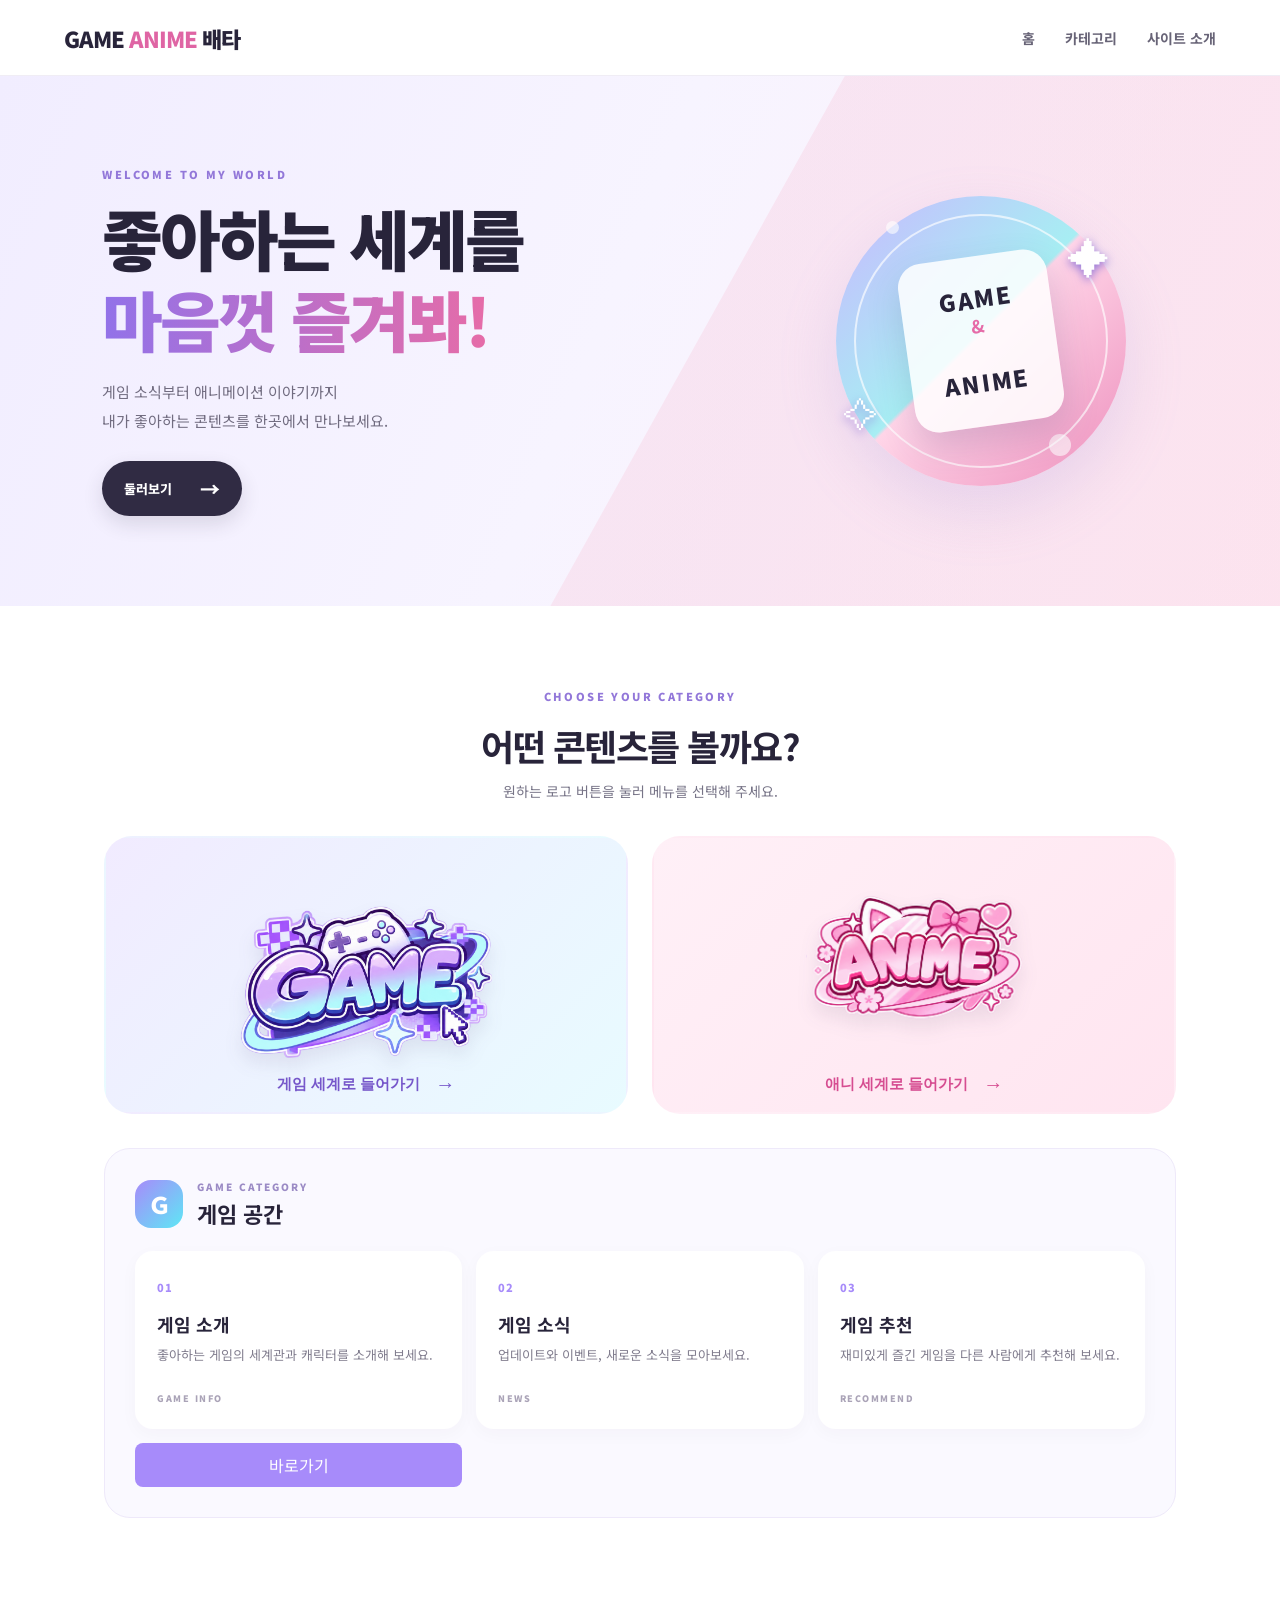
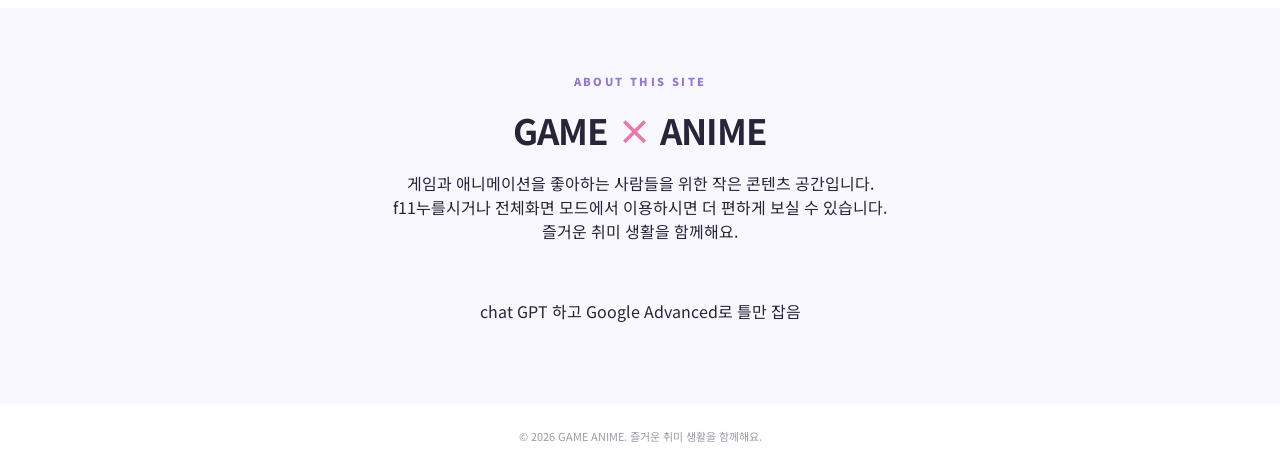
<file: index.html>
<!DOCTYPE html>
<html lang="ko">
<head>
  <meta charset="UTF-8">
  <meta name="viewport" content="width=device-width, initial-scale=1.0">
  <meta name="description" content="게임과 애니메이션을 한곳에서 만나는 GAME ANIME 공간">
  <title>GAME ANIME | 게임 애니</title>
  <link rel="stylesheet" href="style.css">
</head>
<body>
  <header class="topbar">
    <a class="brand" href="#home">GAME <span>ANIME</span> 배타</a>
    <nav aria-label="주 메뉴">
      <a href="#home">홈</a>
      <a href="#choose">카테고리</a>
      <a href="#about">사이트 소개</a>
    </nav>
  </header>

  <main id="home">
    <section class="hero">
      <div class="hero-copy">
        <p class="eyebrow">WELCOME TO MY WORLD</p>
        <h1>좋아하는 세계를<br><span>마음껏 즐겨봐!</span></h1>
        <p class="intro">게임 소식부터 애니메이션 이야기까지<br>내가 좋아하는 콘텐츠를 한곳에서 만나보세요.</p>
        <a class="start-link" href="#choose">둘러보기 <span>→</span></a>
      </div>
      <div class="hero-decoration" aria-hidden="true">
        <span class="sparkle s1">✦</span><span class="sparkle s2">✧</span>
        <span class="circle c1"></span><span class="circle c2"></span>
        <div class="mini-card">GAME<br><b>&</b><br>ANIME</div>
      </div>
    </section>

    <section class="choose-section" id="choose">
      <div class="section-title">
        <p class="eyebrow">CHOOSE YOUR CATEGORY</p>
        <h2>어떤 콘텐츠를 볼까요?</h2>
        <p>원하는 로고 버튼을 눌러 메뉴를 선택해 주세요.</p>
      </div>
      <div class="category-buttons">
        <button class="category-button game-button" data-target="game-panel" aria-controls="game-panel" aria-pressed="true">
          <span class="logo-wrap"><img src="images/game_logo.png" alt="GAME 게임 로고"></span>
          <span class="button-caption">게임 세계로 들어가기 <b>→</b></span>
        </button>
        <button class="category-button anime-button" data-target="anime-panel" aria-controls="anime-panel" aria-pressed="false">
          <span class="logo-wrap"><img src="images/anime_logo.png" alt="ANIME 애니 로고"></span>
          <span class="button-caption">애니 세계로 들어가기 <b>→</b></span>
        </button>
      </div>

      <section id="game-panel" class="content-panel game-panel active" aria-live="polite">
        <div class="panel-heading"><span class="panel-icon">Ｇ</span><div><p>GAME CATEGORY</p><h3>게임 공간</h3></div></div>
        <div class="content-cards">
          <article class="content-card"><span class="card-number">01</span><h4>게임 소개</h4><p>좋아하는 게임의 세계관과 캐릭터를 소개해 보세요.</p><span class="card-tag">GAME INFO</span></article>
          <article class="content-card"><span class="card-number">02</span><h4>게임 소식</h4><p>업데이트와 이벤트, 새로운 소식을 모아보세요.</p><span class="card-tag">NEWS</span></article>
          <article class="content-card"><span class="card-number">03</span><h4>게임 추천</h4><p>재미있게 즐긴 게임을 다른 사람에게 추천해 보세요.</p><span class="card-tag">RECOMMEND</span></article>
          <a id="c1" href="index1.html">바로가기</a>
        </div>
      </section>

      <section id="anime-panel" class="content-panel anime-panel" aria-live="polite">
        <div class="panel-heading"><span class="panel-icon">Ａ</span><div><p>ANIME CATEGORY</p><h3>애니 공간</h3></div></div>
        <div class="content-cards">
          <article class="content-card"><span class="card-number">01</span><h4>애니 소개</h4><p>작품의 줄거리와 등장인물, 장르를 정리해 보세요.</p><span class="card-tag">ANIME INFO</span></article>
          <article class="content-card"><span class="card-number">02</span><h4>애니 소식</h4><p>신작 애니와 방영 소식을 확인하는 공간입니다.</p><span class="card-tag">NEWS</span></article>
          <article class="content-card"><span class="card-number">03</span><h4>애니 추천</h4><p>좋아하는 작품과 감상평을 함께 나눠보세요.</p><span class="card-tag">RECOMMEND</span></article>
          <a id="c2" href="index2.html">바로가기</a>
        </div>
      </section>
    </section>

    <section class="about-section" id="about">
      <p class="eyebrow">ABOUT THIS SITE</p>
      <h2>GAME <span>×</span> ANIME</h2>
      <p>게임과 애니메이션을 좋아하는 사람들을 위한 작은 콘텐츠 공간입니다. <br>
      f11누를시거나 전체화면 모드에서 이용하시면 더 편하게 보실 수 있습니다. <br>
      즐거운 취미 생활을 함께해요.</p> <br>
      <p>chat GPT 하고 Google Advanced로 틀만 잡음</p> 
      </p>
    </section>
  </main>
  <footer>© 2026 GAME ANIME. 즐거운 취미 생활을 함께해요.</footer>
  <script src="script.js"></script>

<meta name="viewport" content="width=device-width, initial-scale=1, viewport-fit=cover" />
<meta name="apple-mobile-web-app-capable" content="yes" />
<meta name="apple-mobile-web-app-status-bar-style" content="default" />
<meta name="apple-mobile-web-app-title" content="GAME WORLD" />

</body>
</html>
</file>
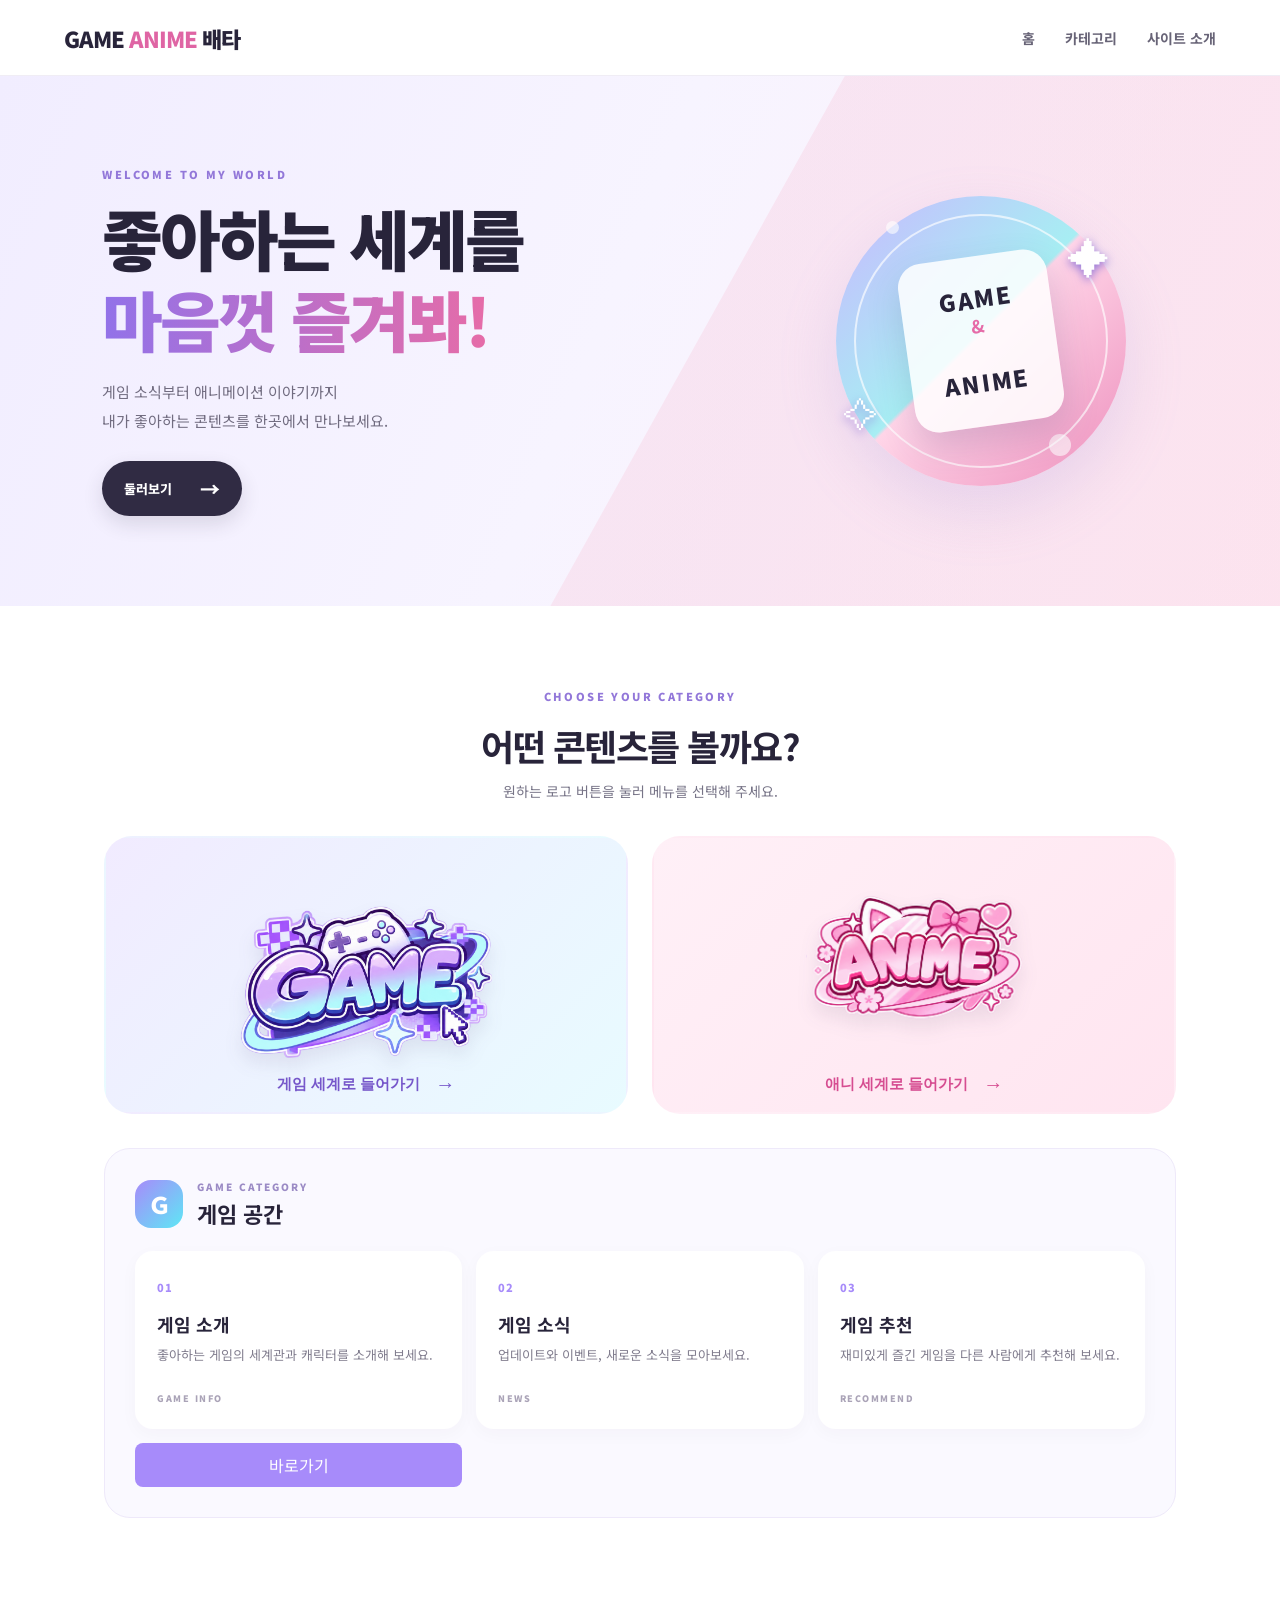
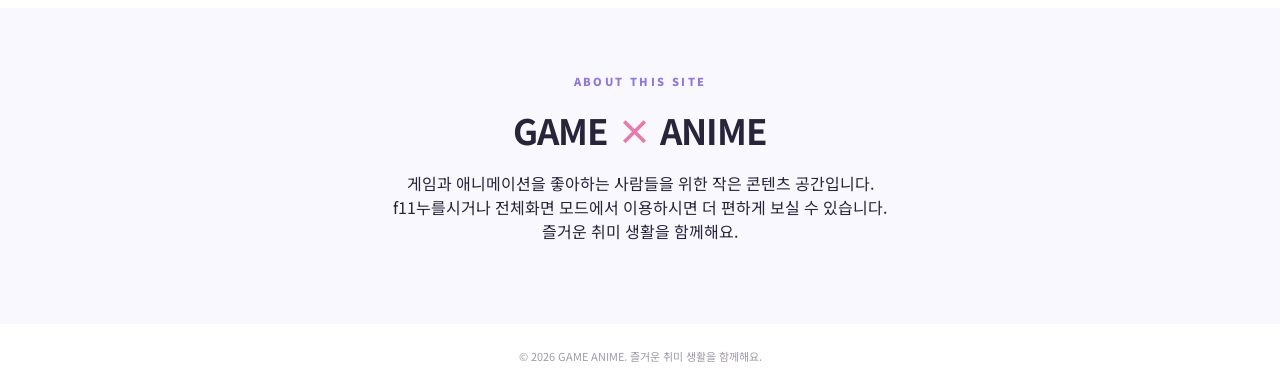
<file: mobile_game_world0/index.html>
<!DOCTYPE html>
<html lang="ko">
<head>
  <meta charset="UTF-8">
  <meta name="viewport" content="width=device-width, initial-scale=1.0">
  <meta name="description" content="게임과 애니메이션을 한곳에서 만나는 GAME ANIME 공간">
  <title>GAME ANIME | 게임 애니</title>
  <link rel="stylesheet" href="style.css">
</head>
<body>
  <header class="topbar">
    <a class="brand" href="#home">GAME <span>ANIME</span> 배타</a>
    <nav aria-label="주 메뉴">
      <a href="#home">홈</a>
      <a href="#choose">카테고리</a>
      <a href="#about">사이트 소개</a>
    </nav>
  </header>

  <main id="home">
    <section class="hero">
      <div class="hero-copy">
        <p class="eyebrow">WELCOME TO MY WORLD</p>
        <h1>좋아하는 세계를<br><span>마음껏 즐겨봐!</span></h1>
        <p class="intro">게임 소식부터 애니메이션 이야기까지<br>내가 좋아하는 콘텐츠를 한곳에서 만나보세요.</p>
        <a class="start-link" href="#choose">둘러보기 <span>→</span></a>
      </div>
      <div class="hero-decoration" aria-hidden="true">
        <span class="sparkle s1">✦</span><span class="sparkle s2">✧</span>
        <span class="circle c1"></span><span class="circle c2"></span>
        <div class="mini-card">GAME<br><b>&</b><br>ANIME</div>
      </div>
    </section>

    <section class="choose-section" id="choose">
      <div class="section-title">
        <p class="eyebrow">CHOOSE YOUR CATEGORY</p>
        <h2>어떤 콘텐츠를 볼까요?</h2>
        <p>원하는 로고 버튼을 눌러 메뉴를 선택해 주세요.</p>
      </div>
      <div class="category-buttons">
        <button class="category-button game-button" data-target="game-panel" aria-controls="game-panel" aria-pressed="true">
          <span class="logo-wrap"><img src="images/game_logo.png" alt="GAME 게임 로고"></span>
          <span class="button-caption">게임 세계로 들어가기 <b>→</b></span>
        </button>
        <button class="category-button anime-button" data-target="anime-panel" aria-controls="anime-panel" aria-pressed="false">
          <span class="logo-wrap"><img src="images/anime_logo.png" alt="ANIME 애니 로고"></span>
          <span class="button-caption">애니 세계로 들어가기 <b>→</b></span>
        </button>
      </div>

      <section id="game-panel" class="content-panel game-panel active" aria-live="polite">
        <div class="panel-heading"><span class="panel-icon">Ｇ</span><div><p>GAME CATEGORY</p><h3>게임 공간</h3></div></div>
        <div class="content-cards">
          <article class="content-card"><span class="card-number">01</span><h4>게임 소개</h4><p>좋아하는 게임의 세계관과 캐릭터를 소개해 보세요.</p><span class="card-tag">GAME INFO</span></article>
          <article class="content-card"><span class="card-number">02</span><h4>게임 소식</h4><p>업데이트와 이벤트, 새로운 소식을 모아보세요.</p><span class="card-tag">NEWS</span></article>
          <article class="content-card"><span class="card-number">03</span><h4>게임 추천</h4><p>재미있게 즐긴 게임을 다른 사람에게 추천해 보세요.</p><span class="card-tag">RECOMMEND</span></article>
          <a id="c1" href="index1.html">바로가기</a>
        </div>
      </section>

      <section id="anime-panel" class="content-panel anime-panel" aria-live="polite">
        <div class="panel-heading"><span class="panel-icon">Ａ</span><div><p>ANIME CATEGORY</p><h3>애니 공간</h3></div></div>
        <div class="content-cards">
          <article class="content-card"><span class="card-number">01</span><h4>애니 소개</h4><p>작품의 줄거리와 등장인물, 장르를 정리해 보세요.</p><span class="card-tag">ANIME INFO</span></article>
          <article class="content-card"><span class="card-number">02</span><h4>애니 소식</h4><p>신작 애니와 방영 소식을 확인하는 공간입니다.</p><span class="card-tag">NEWS</span></article>
          <article class="content-card"><span class="card-number">03</span><h4>애니 추천</h4><p>좋아하는 작품과 감상평을 함께 나눠보세요.</p><span class="card-tag">RECOMMEND</span></article>
          <a id="c2" href="index2.html">바로가기</a>
        </div>
      </section>
    </section>

    <section class="about-section" id="about">
      <p class="eyebrow">ABOUT THIS SITE</p>
      <h2>GAME <span>×</span> ANIME</h2>
      <p>게임과 애니메이션을 좋아하는 사람들을 위한 작은 콘텐츠 공간입니다. <br>
      f11누를시거나 전체화면 모드에서 이용하시면 더 편하게 보실 수 있습니다. <br>
      즐거운 취미 생활을 함께해요.</p>
      </p>
    </section>
  </main>
  <footer>© 2026 GAME ANIME. 즐거운 취미 생활을 함께해요.</footer>
  <script src="script.js"></script>

<meta name="viewport" content="width=device-width, initial-scale=1, viewport-fit=cover" />
<meta name="apple-mobile-web-app-capable" content="yes" />
<meta name="apple-mobile-web-app-status-bar-style" content="default" />
<meta name="apple-mobile-web-app-title" content="GAME WORLD" />

</body>
</html>
</file>
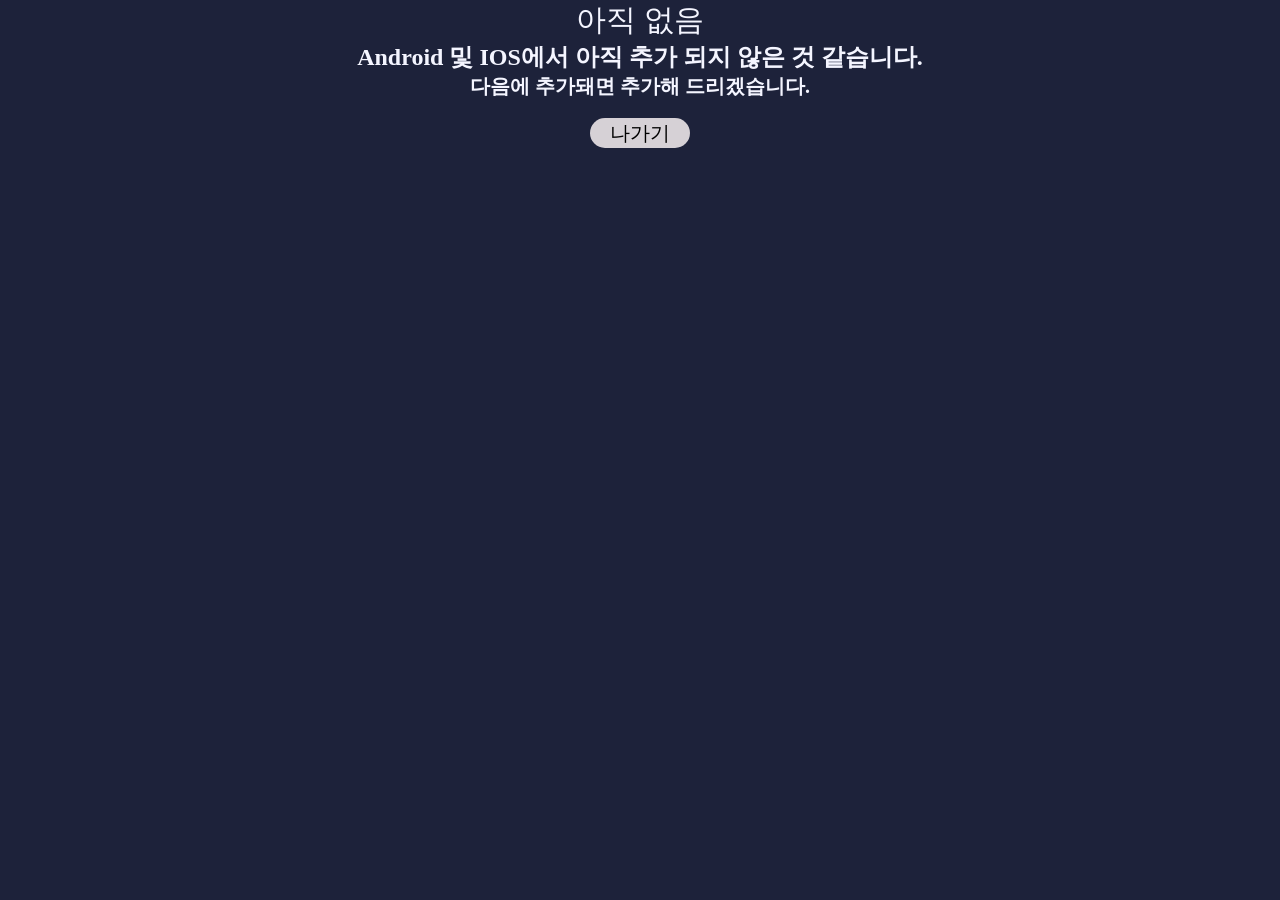
<file: popup.html>
<!DOCTYPE html>
<html lang="ko">

<head>
    <meta charset="UTF-8">
    <meta name="viewport" content="width=device-width, initial-scale=1.0">
    <title></title>
    <link rel="stylesheet" href="popup.css">
</head>

<body>
    <div id="popup">
        <p>아직 없음</p>
        <h3>Android 및 IOS에서 아직 추가 되지 않은 것 같습니다.</h3>
        <h4>다음에 추가돼면 추가해 드리겠습니다.</h4>
    </div><br>
    <a href="http://127.0.0.1:5500/index1.html#recommend">나가기</a>
</body>

<meta name="viewport" content="width=device-width, initial-scale=1, viewport-fit=cover" />
<meta name="apple-mobile-web-app-capable" content="yes" />
<meta name="apple-mobile-web-app-status-bar-style" content="default" />
<meta name="apple-mobile-web-app-title" content="GAME WORLD" />

</html>
</file>
<file: style.css>
@import url('https://fonts.googleapis.com/css2?family=Noto+Sans+KR:wght@400;500;600;700;800;900&display=swap');

:root {
    --purple: #a78bfa;
    --cyan: #5ee7f5;
    --pink: #f7c8dc;
    --deep-pink: #e85b9b;
    --ink: #28243a;
    --muted: #777487
}

* {
    box-sizing: border-box
}

html {
    scroll-behavior: smooth
}

body {
    margin: 0;
    font-family: 'Noto Sans KR', sans-serif;
    color: var(--ink);
    background: #fff
}

a {
    color: inherit;
    text-decoration: none
}

.topbar {
    height: 76px;
    padding: 0 max(5vw, 24px);
    display: flex;
    align-items: center;
    justify-content: space-between;
    background: rgba(255, 255, 255, .92);
    position: sticky;
    top: 0;
    z-index: 10;
    border-bottom: 1px solid #f0edf5;
    backdrop-filter: blur(12px)
}

.brand {
    font-size: 22px;
    font-weight: 900;
    letter-spacing: -1px
}

.brand span {
    color: #df65a4
}

.topbar nav {
    display: flex;
    gap: 30px;
    font-size: 14px;
    font-weight: 700;
    color: #686477
}

.topbar nav a:hover {
    color: #9273e9
}

.hero {
    min-height: 510px;
    padding: 90px max(8vw, 28px);
    position: relative;
    overflow: hidden;
    display: flex;
    align-items: center;
    background: linear-gradient(112deg, #f1edff 0%, #f7f4ff 47%, #fff1f8 100%)
}

.hero:after {
    content: "";
    position: absolute;
    inset: 0;
    background: linear-gradient(120deg, rgba(167, 139, 250, .18) 0 48%, rgba(247, 200, 220, .34) 48% 100%);
    clip-path: polygon(66% 0, 100% 0, 100% 100%, 43% 100%);
    pointer-events: none
}

.hero-copy {
    position: relative;
    z-index: 1
}

.eyebrow {
    font-size: 11px;
    font-weight: 900;
    letter-spacing: 2.4px;
    color: #9277d9;
    margin: 0 0 15px
}

.hero h1 {
    font-size: clamp(38px, 6vw, 66px);
    line-height: 1.22;
    letter-spacing: -3px;
    margin: 0;
    font-weight: 900
}

.hero h1 span {
    background: linear-gradient(90deg, #9272e9, #e66ca8);
    -webkit-background-clip: text;
    background-clip: text;
    color: transparent
}

.intro {
    font-size: 15px;
    line-height: 1.9;
    color: #716c80;
    margin: 20px 0 26px
}

.start-link {
    display: inline-flex;
    align-items: center;
    gap: 28px;
    padding: 13px 22px;
    border-radius: 30px;
    background: #302b43;
    color: white;
    font-size: 13px;
    font-weight: 800;
    box-shadow: 0 8px 20px #302b4324
}

.start-link span {
    font-size: 20px
}

.hero-decoration {
    position: absolute;
    right: 12%;
    top: 50%;
    transform: translateY(-50%);
    width: 290px;
    height: 290px;
    border-radius: 50%;
    background: linear-gradient(135deg, #c9b8ff, #a7eef3 48%, #ffd5e8 49%, #ed8ebc);
    box-shadow: 0 25px 60px #a18bd533;
    display: grid;
    place-items: center;
    z-index: 1
}

.hero-decoration:before {
    content: "";
    position: absolute;
    inset: 18px;
    border: 2px solid #ffffffa8;
    border-radius: 50%
}

.mini-card {
    width: 150px;
    height: 170px;
    border-radius: 24px;
    background: #ffffffd9;
    display: grid;
    place-content: center;
    text-align: center;
    font-size: 23px;
    font-weight: 900;
    line-height: 1.3;
    letter-spacing: 2px;
    transform: rotate(-8deg);
    box-shadow: 0 15px 35px #51427b30
}

.mini-card b {
    font-size: 18px;
    color: #e66ca8
}

.sparkle {
    position: absolute;
    color: white;
    text-shadow: 0 3px 10px #9075d8
}

.s1 {
    font-size: 42px;
    right: 16px;
    top: 30px
}

.s2 {
    font-size: 34px;
    left: 8px;
    bottom: 48px
}

.circle {
    position: absolute;
    border-radius: 50%;
    background: #fff9
}

.c1 {
    width: 22px;
    height: 22px;
    right: 55px;
    bottom: 30px
}

.c2 {
    width: 13px;
    height: 13px;
    left: 50px;
    top: 25px
}

.choose-section {
    padding: 82px 24px 90px;
    max-width: 1120px;
    margin: auto
}

.section-title {
    text-align: center;
    margin-bottom: 35px
}

.section-title h2 {
    font-size: clamp(26px, 4vw, 36px);
    margin: 0 0 10px;
    letter-spacing: -1.5px
}

.section-title>p:last-child {
    color: var(--muted);
    font-size: 14px;
    margin: 0
}

.category-buttons {
    display: grid;
    grid-template-columns: 1fr 1fr;
    gap: 24px;
    margin-bottom: 34px
}

.category-button {
    border: 2px solid transparent;
    border-radius: 28px;
    padding: 18px 20px 16px;
    cursor: pointer;
    transition: .22s;
    min-width: 0;
    text-align: center
}

.game-button {
    background: linear-gradient(135deg, #f1ebff, #e8fbff)
}

.anime-button {
    background: linear-gradient(135deg, #fff0f7, #ffe5f0)
}

.category-button:hover {
    transform: translateY(-5px);
    box-shadow: 0 16px 35px #493c6418
}

.category-button.selected {
    border-color: #a78bfa;
    box-shadow: 0 12px 30px #a78bfa30
}

.anime-button.selected {
    border-color: #e85b9b;
    box-shadow: 0 12px 30px #e85b9b25
}

.logo-wrap {
    height: 210px;
    display: flex;
    align-items: center;
    justify-content: center
}

.logo-wrap img {
    width: min(100%, 390px);
    height: 100%;
    object-fit: contain;
    filter: drop-shadow(0 10px 9px #44335b18);
    transition: transform .2s
}

.category-button:hover img {
    transform: scale(1.04)
}

.button-caption {
    display: flex;
    justify-content: center;
    align-items: center;
    gap: 15px;
    font-weight: 900;
    font-size: 15px;
    padding-top: 7px
}

.game-button .button-caption {
    color: #7657ca
}

.anime-button .button-caption {
    color: #d64d91
}

.button-caption b {
    font-size: 20px
}

.content-panel {
    display: none;
    border-radius: 26px;
    padding: 30px;
    background: #faf9ff;
    border: 1px solid #eee9fa
}

.content-panel.active {
    display: block;
    animation: fade .25s ease
}

.anime-panel {
    background: #fff8fb;
    border-color: #f8e4ee
}

@keyframes fade {
    from {
        opacity: 0;
        transform: translateY(8px)
    }

    to {
        opacity: 1;
        transform: translateY(0)
    }
}

.panel-heading {
    display: flex;
    align-items: center;
    gap: 14px;
    margin-bottom: 22px
}

.panel-icon {
    width: 48px;
    height: 48px;
    display: grid;
    place-items: center;
    border-radius: 16px;
    background: linear-gradient(135deg, var(--purple), var(--cyan));
    color: white;
    font-size: 23px;
    font-weight: 900
}

.anime-panel .panel-icon {
    background: linear-gradient(135deg, var(--pink), var(--deep-pink))
}

.panel-heading p {
    font-size: 10px;
    letter-spacing: 2px;
    font-weight: 900;
    color: #9b8bc5;
    margin: 0 0 3px
}

.anime-panel .panel-heading p {
    color: #d77da8
}

.panel-heading h3 {
    font-size: 22px;
    margin: 0
}

.content-cards {
    display: grid;
    grid-template-columns: repeat(3, 1fr);
    gap: 14px
}

.content-cards>#c1 {
    display: inline-block;
    text-decoration: none;
    color: #fff;
    background: #a78bfa;
    padding: 10px 20px;
    border-radius: 8px;
    text-align: center;
}

.content-cards>#c1:hover {
    background: #9272e9;
}

.content-cards>#c2 {
    display: inline-block;
    text-decoration: none;
    color: #fff;
    background: #ff94c4;
    padding: 10px 20px;
    border-radius: 8px;
    text-align: center;
}

.content-cards>#c2:hover {
    background: #ff60a7;
}

.content-card {
    background: white;
    border-radius: 18px;
    padding: 22px;
    min-height: 175px;
    position: relative;
    box-shadow: 0 5px 18px #33224b08
}

.card-number {
    font-size: 11px;
    color: #a78bfa;
    font-weight: 900;
    letter-spacing: 1px
}

.anime-panel .card-number {
    color: #e879aa
}

.content-card h4 {
    font-size: 18px;
    margin: 14px 0 7px
}

.content-card p {
    font-size: 13px;
    line-height: 1.7;
    color: #817d8e;
    margin: 0 0 17px
}

.card-tag {
    font-size: 9px;
    letter-spacing: 1.5px;
    color: #aaa3b7;
    font-weight: 900
}

.about-section {
    text-align: center;
    padding: 65px 20px;
    background: #faf8ff
}

.about-section h2 {
    font-size: 35px;
    letter-spacing: -1px;
    margin: 0 0 10px
}

.about-section h2 span {
    color: #e879aa
}

.about-section>p:last-child {
    font-size: 14px;
    color: var(--muted)
}

footer {
    text-align: center;
    padding: 24px;
    color: #a09aaa;
    font-size: 11px
}

@media(max-width:760px) {
    .hero {
        min-height: 600px;
        align-items: flex-start;
        padding-top: 75px
    }

    .hero-decoration {
        width: 190px;
        height: 190px;
        right: 8%;
        top: auto;
        bottom: 35px;
        transform: none
    }

    .mini-card {
        width: 105px;
        height: 120px;
        font-size: 17px
    }

    .s1 {
        font-size: 28px
    }

    .hero h1 {
        font-size: 45px
    }

    .topbar nav {
        gap: 14px;
        font-size: 12px
    }

    .category-buttons {
        gap: 13px
    }

    .category-button {
        padding: 12px;
        border-radius: 20px
    }

    .logo-wrap {
        height: 145px
    }

    .button-caption {
        font-size: 12px;
        gap: 6px
    }

    .content-cards {
        grid-template-columns: 1fr
    }

    .content-card {
        min-height: 140px
    }

    .content-panel {
        padding: 20px
    }
}

@media(max-width:440px) {
    .brand {
        font-size: 18px
    }

    .topbar {
        padding: 0 16px
    }

    .topbar nav {
        gap: 10px
    }

    .hero h1 {
        font-size: 39px
    }

    .category-buttons {
        grid-template-columns: 1fr
    }

    .logo-wrap {
        height: 170px
    }

    .category-button {
        padding: 14px
    }

    .choose-section {
        padding: 60px 17px
    }

    .section-title h2 {
        font-size: 27px
    }
}
*,
*::before,
*::after {
  box-sizing: border-box;
}

html,
body {
  margin: 0;
  padding: 0;
  width: 100%;
  max-width: 100vw;
  overflow-x: hidden;
  -webkit-tap-highlight-color: transparent;
}

img,
svg,
video {
  max-width: 100%;
  height: auto;
  display: block;
}

button,
a,
input,
select {
  max-width: 100%;
  touch-action: manipulation;
  overflow-wrap: anywhere;
}

button,
.touch-btn {
  min-height: 44px;
}

.grid-container {
  display: grid;
  gap: 16px;
  width: 100%;
  padding: 16px;
  grid-template-columns: repeat(4, minmax(0, 1fr));
}

@media (max-width: 1023px) {
  .grid-container {
    grid-template-columns: repeat(2, minmax(0, 1fr));
    gap: 14px;
    padding: 14px;
  }
}

@media (max-width: 600px) {
  .grid-container {
    grid-template-columns: minmax(0, 1fr);
    gap: 12px;
    padding: 12px;
  }
}

.auth-bar {
  display: flex;
  flex-wrap: wrap;
  align-items: center;
  gap: 8px;
  padding: 10px 14px;
}

html,
body {
  min-height: 100dvh;
  padding-top: env(safe-area-inset-top);
  padding-bottom: env(safe-area-inset-bottom);
  padding-left: env(safe-area-inset-left);
  padding-right: env(safe-area-inset-right);
  -webkit-text-size-adjust: 100%;
}

/* iOS 입력 시 자동 줌인 방지(16px 이상) */
input,
select,
textarea {
  font-size: 16px;
}

/* 터치 버튼·카드에서 불필요한 롱프레스 메뉴/선택 방지 */
button,
.touch-btn,
.card-action {
  -webkit-touch-callout: none;
  -webkit-user-select: none;
  user-select: none;
  touch-action: manipulation;
}

/* 하단 고정 바가 있다면 iOS 홈 인디케이터 영역 확보 */
.bottom-bar {
  padding-bottom: calc(10px + env(safe-area-inset-bottom));
}
</file>
<file: mobile_game_world0/style.css>
@import url('https://fonts.googleapis.com/css2?family=Noto+Sans+KR:wght@400;500;600;700;800;900&display=swap');

:root {
    --purple: #a78bfa;
    --cyan: #5ee7f5;
    --pink: #f7c8dc;
    --deep-pink: #e85b9b;
    --ink: #28243a;
    --muted: #777487
}

* {
    box-sizing: border-box
}

html {
    scroll-behavior: smooth
}

body {
    margin: 0;
    font-family: 'Noto Sans KR', sans-serif;
    color: var(--ink);
    background: #fff
}

a {
    color: inherit;
    text-decoration: none
}

.topbar {
    height: 76px;
    padding: 0 max(5vw, 24px);
    display: flex;
    align-items: center;
    justify-content: space-between;
    background: rgba(255, 255, 255, .92);
    position: sticky;
    top: 0;
    z-index: 10;
    border-bottom: 1px solid #f0edf5;
    backdrop-filter: blur(12px)
}

.brand {
    font-size: 22px;
    font-weight: 900;
    letter-spacing: -1px
}

.brand span {
    color: #df65a4
}

.topbar nav {
    display: flex;
    gap: 30px;
    font-size: 14px;
    font-weight: 700;
    color: #686477
}

.topbar nav a:hover {
    color: #9273e9
}

.hero {
    min-height: 510px;
    padding: 90px max(8vw, 28px);
    position: relative;
    overflow: hidden;
    display: flex;
    align-items: center;
    background: linear-gradient(112deg, #f1edff 0%, #f7f4ff 47%, #fff1f8 100%)
}

.hero:after {
    content: "";
    position: absolute;
    inset: 0;
    background: linear-gradient(120deg, rgba(167, 139, 250, .18) 0 48%, rgba(247, 200, 220, .34) 48% 100%);
    clip-path: polygon(66% 0, 100% 0, 100% 100%, 43% 100%);
    pointer-events: none
}

.hero-copy {
    position: relative;
    z-index: 1
}

.eyebrow {
    font-size: 11px;
    font-weight: 900;
    letter-spacing: 2.4px;
    color: #9277d9;
    margin: 0 0 15px
}

.hero h1 {
    font-size: clamp(38px, 6vw, 66px);
    line-height: 1.22;
    letter-spacing: -3px;
    margin: 0;
    font-weight: 900
}

.hero h1 span {
    background: linear-gradient(90deg, #9272e9, #e66ca8);
    -webkit-background-clip: text;
    background-clip: text;
    color: transparent
}

.intro {
    font-size: 15px;
    line-height: 1.9;
    color: #716c80;
    margin: 20px 0 26px
}

.start-link {
    display: inline-flex;
    align-items: center;
    gap: 28px;
    padding: 13px 22px;
    border-radius: 30px;
    background: #302b43;
    color: white;
    font-size: 13px;
    font-weight: 800;
    box-shadow: 0 8px 20px #302b4324
}

.start-link span {
    font-size: 20px
}

.hero-decoration {
    position: absolute;
    right: 12%;
    top: 50%;
    transform: translateY(-50%);
    width: 290px;
    height: 290px;
    border-radius: 50%;
    background: linear-gradient(135deg, #c9b8ff, #a7eef3 48%, #ffd5e8 49%, #ed8ebc);
    box-shadow: 0 25px 60px #a18bd533;
    display: grid;
    place-items: center;
    z-index: 1
}

.hero-decoration:before {
    content: "";
    position: absolute;
    inset: 18px;
    border: 2px solid #ffffffa8;
    border-radius: 50%
}

.mini-card {
    width: 150px;
    height: 170px;
    border-radius: 24px;
    background: #ffffffd9;
    display: grid;
    place-content: center;
    text-align: center;
    font-size: 23px;
    font-weight: 900;
    line-height: 1.3;
    letter-spacing: 2px;
    transform: rotate(-8deg);
    box-shadow: 0 15px 35px #51427b30
}

.mini-card b {
    font-size: 18px;
    color: #e66ca8
}

.sparkle {
    position: absolute;
    color: white;
    text-shadow: 0 3px 10px #9075d8
}

.s1 {
    font-size: 42px;
    right: 16px;
    top: 30px
}

.s2 {
    font-size: 34px;
    left: 8px;
    bottom: 48px
}

.circle {
    position: absolute;
    border-radius: 50%;
    background: #fff9
}

.c1 {
    width: 22px;
    height: 22px;
    right: 55px;
    bottom: 30px
}

.c2 {
    width: 13px;
    height: 13px;
    left: 50px;
    top: 25px
}

.choose-section {
    padding: 82px 24px 90px;
    max-width: 1120px;
    margin: auto
}

.section-title {
    text-align: center;
    margin-bottom: 35px
}

.section-title h2 {
    font-size: clamp(26px, 4vw, 36px);
    margin: 0 0 10px;
    letter-spacing: -1.5px
}

.section-title>p:last-child {
    color: var(--muted);
    font-size: 14px;
    margin: 0
}

.category-buttons {
    display: grid;
    grid-template-columns: 1fr 1fr;
    gap: 24px;
    margin-bottom: 34px
}

.category-button {
    border: 2px solid transparent;
    border-radius: 28px;
    padding: 18px 20px 16px;
    cursor: pointer;
    transition: .22s;
    min-width: 0;
    text-align: center
}

.game-button {
    background: linear-gradient(135deg, #f1ebff, #e8fbff)
}

.anime-button {
    background: linear-gradient(135deg, #fff0f7, #ffe5f0)
}

.category-button:hover {
    transform: translateY(-5px);
    box-shadow: 0 16px 35px #493c6418
}

.category-button.selected {
    border-color: #a78bfa;
    box-shadow: 0 12px 30px #a78bfa30
}

.anime-button.selected {
    border-color: #e85b9b;
    box-shadow: 0 12px 30px #e85b9b25
}

.logo-wrap {
    height: 210px;
    display: flex;
    align-items: center;
    justify-content: center
}

.logo-wrap img {
    width: min(100%, 390px);
    height: 100%;
    object-fit: contain;
    filter: drop-shadow(0 10px 9px #44335b18);
    transition: transform .2s
}

.category-button:hover img {
    transform: scale(1.04)
}

.button-caption {
    display: flex;
    justify-content: center;
    align-items: center;
    gap: 15px;
    font-weight: 900;
    font-size: 15px;
    padding-top: 7px
}

.game-button .button-caption {
    color: #7657ca
}

.anime-button .button-caption {
    color: #d64d91
}

.button-caption b {
    font-size: 20px
}

.content-panel {
    display: none;
    border-radius: 26px;
    padding: 30px;
    background: #faf9ff;
    border: 1px solid #eee9fa
}

.content-panel.active {
    display: block;
    animation: fade .25s ease
}

.anime-panel {
    background: #fff8fb;
    border-color: #f8e4ee
}

@keyframes fade {
    from {
        opacity: 0;
        transform: translateY(8px)
    }

    to {
        opacity: 1;
        transform: translateY(0)
    }
}

.panel-heading {
    display: flex;
    align-items: center;
    gap: 14px;
    margin-bottom: 22px
}

.panel-icon {
    width: 48px;
    height: 48px;
    display: grid;
    place-items: center;
    border-radius: 16px;
    background: linear-gradient(135deg, var(--purple), var(--cyan));
    color: white;
    font-size: 23px;
    font-weight: 900
}

.anime-panel .panel-icon {
    background: linear-gradient(135deg, var(--pink), var(--deep-pink))
}

.panel-heading p {
    font-size: 10px;
    letter-spacing: 2px;
    font-weight: 900;
    color: #9b8bc5;
    margin: 0 0 3px
}

.anime-panel .panel-heading p {
    color: #d77da8
}

.panel-heading h3 {
    font-size: 22px;
    margin: 0
}

.content-cards {
    display: grid;
    grid-template-columns: repeat(3, 1fr);
    gap: 14px
}

.content-cards>#c1 {
    display: inline-block;
    text-decoration: none;
    color: #fff;
    background: #a78bfa;
    padding: 10px 20px;
    border-radius: 8px;
    text-align: center;
}

.content-cards>#c1:hover {
    background: #9272e9;
}

.content-cards>#c2 {
    display: inline-block;
    text-decoration: none;
    color: #fff;
    background: #ff94c4;
    padding: 10px 20px;
    border-radius: 8px;
    text-align: center;
}

.content-cards>#c2:hover {
    background: #ff60a7;
}

.content-card {
    background: white;
    border-radius: 18px;
    padding: 22px;
    min-height: 175px;
    position: relative;
    box-shadow: 0 5px 18px #33224b08
}

.card-number {
    font-size: 11px;
    color: #a78bfa;
    font-weight: 900;
    letter-spacing: 1px
}

.anime-panel .card-number {
    color: #e879aa
}

.content-card h4 {
    font-size: 18px;
    margin: 14px 0 7px
}

.content-card p {
    font-size: 13px;
    line-height: 1.7;
    color: #817d8e;
    margin: 0 0 17px
}

.card-tag {
    font-size: 9px;
    letter-spacing: 1.5px;
    color: #aaa3b7;
    font-weight: 900
}

.about-section {
    text-align: center;
    padding: 65px 20px;
    background: #faf8ff
}

.about-section h2 {
    font-size: 35px;
    letter-spacing: -1px;
    margin: 0 0 10px
}

.about-section h2 span {
    color: #e879aa
}

.about-section>p:last-child {
    font-size: 14px;
    color: var(--muted)
}

footer {
    text-align: center;
    padding: 24px;
    color: #a09aaa;
    font-size: 11px
}

@media(max-width:760px) {
    .hero {
        min-height: 600px;
        align-items: flex-start;
        padding-top: 75px
    }

    .hero-decoration {
        width: 190px;
        height: 190px;
        right: 8%;
        top: auto;
        bottom: 35px;
        transform: none
    }

    .mini-card {
        width: 105px;
        height: 120px;
        font-size: 17px
    }

    .s1 {
        font-size: 28px
    }

    .hero h1 {
        font-size: 45px
    }

    .topbar nav {
        gap: 14px;
        font-size: 12px
    }

    .category-buttons {
        gap: 13px
    }

    .category-button {
        padding: 12px;
        border-radius: 20px
    }

    .logo-wrap {
        height: 145px
    }

    .button-caption {
        font-size: 12px;
        gap: 6px
    }

    .content-cards {
        grid-template-columns: 1fr
    }

    .content-card {
        min-height: 140px
    }

    .content-panel {
        padding: 20px
    }
}

@media(max-width:440px) {
    .brand {
        font-size: 18px
    }

    .topbar {
        padding: 0 16px
    }

    .topbar nav {
        gap: 10px
    }

    .hero h1 {
        font-size: 39px
    }

    .category-buttons {
        grid-template-columns: 1fr
    }

    .logo-wrap {
        height: 170px
    }

    .category-button {
        padding: 14px
    }

    .choose-section {
        padding: 60px 17px
    }

    .section-title h2 {
        font-size: 27px
    }
}
*,
*::before,
*::after {
  box-sizing: border-box;
}

html,
body {
  margin: 0;
  padding: 0;
  width: 100%;
  max-width: 100vw;
  overflow-x: hidden;
  -webkit-tap-highlight-color: transparent;
}

img,
svg,
video {
  max-width: 100%;
  height: auto;
  display: block;
}

button,
a,
input,
select {
  max-width: 100%;
  touch-action: manipulation;
  overflow-wrap: anywhere;
}

button,
.touch-btn {
  min-height: 44px;
}

.grid-container {
  display: grid;
  gap: 16px;
  width: 100%;
  padding: 16px;
  grid-template-columns: repeat(4, minmax(0, 1fr));
}

@media (max-width: 1023px) {
  .grid-container {
    grid-template-columns: repeat(2, minmax(0, 1fr));
    gap: 14px;
    padding: 14px;
  }
}

@media (max-width: 600px) {
  .grid-container {
    grid-template-columns: minmax(0, 1fr);
    gap: 12px;
    padding: 12px;
  }
}

.auth-bar {
  display: flex;
  flex-wrap: wrap;
  align-items: center;
  gap: 8px;
  padding: 10px 14px;
}

html,
body {
  min-height: 100dvh;
  padding-top: env(safe-area-inset-top);
  padding-bottom: env(safe-area-inset-bottom);
  padding-left: env(safe-area-inset-left);
  padding-right: env(safe-area-inset-right);
  -webkit-text-size-adjust: 100%;
}

/* iOS 입력 시 자동 줌인 방지(16px 이상) */
input,
select,
textarea {
  font-size: 16px;
}

/* 터치 버튼·카드에서 불필요한 롱프레스 메뉴/선택 방지 */
button,
.touch-btn,
.card-action {
  -webkit-touch-callout: none;
  -webkit-user-select: none;
  user-select: none;
  touch-action: manipulation;
}

/* 하단 고정 바가 있다면 iOS 홈 인디케이터 영역 확보 */
.bottom-bar {
  padding-bottom: calc(10px + env(safe-area-inset-bottom));
}
</file>
<file: popup.css>
@charset "utf-8";
*{
    margin:0;
    padding:0;
    margin: 0 auto;
    color: #f4f5ff;
}
body{
    background:#1d223a;
    
}
#popup{
    width: 100%;
    height: 100%;
}
p{
   display:flex;
   justify-content:center;
   align-items:center;
   font-size: 30px;
}
h3{
    display:flex;
    justify-content:center;
    align-items:center;
    font-size: 24px;
}
h4{
    display:flex;
    justify-content:center;
    align-items:center;
    font-size: 20px;
}
a{
    display:flex;
    justify-content:center;
    align-items:center;
    font-size: 20px;
    text-decoration:none;
    color:#000000;
    width: 100px;
    height: 30px;
    background-color: #d6d1d6;
    padding: 5px 20px;
    border-radius: 20px;
}
a:hover{
    background-color: #d6d1d6c2
}

*,
*::before,
*::after {
  box-sizing: border-box;
}

html,
body {
  margin: 0;
  padding: 0;
  width: 100%;
  max-width: 100vw;
  overflow-x: hidden;
  -webkit-tap-highlight-color: transparent;
}

img,
svg,
video {
  max-width: 100%;
  height: auto;
  display: block;
}

button,
a,
input,
select {
  max-width: 100%;
  touch-action: manipulation;
  overflow-wrap: anywhere;
}

button,
.touch-btn {
  min-height: 44px;
}

.grid-container {
  display: grid;
  gap: 16px;
  width: 100%;
  padding: 16px;
  grid-template-columns: repeat(4, minmax(0, 1fr));
}

@media (max-width: 1023px) {
  .grid-container {
    grid-template-columns: repeat(2, minmax(0, 1fr));
    gap: 14px;
    padding: 14px;
  }
}

@media (max-width: 600px) {
  .grid-container {
    grid-template-columns: minmax(0, 1fr);
    gap: 12px;
    padding: 12px;
  }
}

.auth-bar {
  display: flex;
  flex-wrap: wrap;
  align-items: center;
  gap: 8px;
  padding: 10px 14px;
}

html,
body {
  min-height: 100dvh;
  padding-top: env(safe-area-inset-top);
  padding-bottom: env(safe-area-inset-bottom);
  padding-left: env(safe-area-inset-left);
  padding-right: env(safe-area-inset-right);
  -webkit-text-size-adjust: 100%;
}

/* iOS 입력 시 자동 줌인 방지(16px 이상) */
input,
select,
textarea {
  font-size: 16px;
}

/* 터치 버튼·카드에서 불필요한 롱프레스 메뉴/선택 방지 */
button,
.touch-btn,
.card-action {
  -webkit-touch-callout: none;
  -webkit-user-select: none;
  user-select: none;
  touch-action: manipulation;
}

/* 하단 고정 바가 있다면 iOS 홈 인디케이터 영역 확보 */
.bottom-bar {
  padding-bottom: calc(10px + env(safe-area-inset-bottom));
}
</file>
